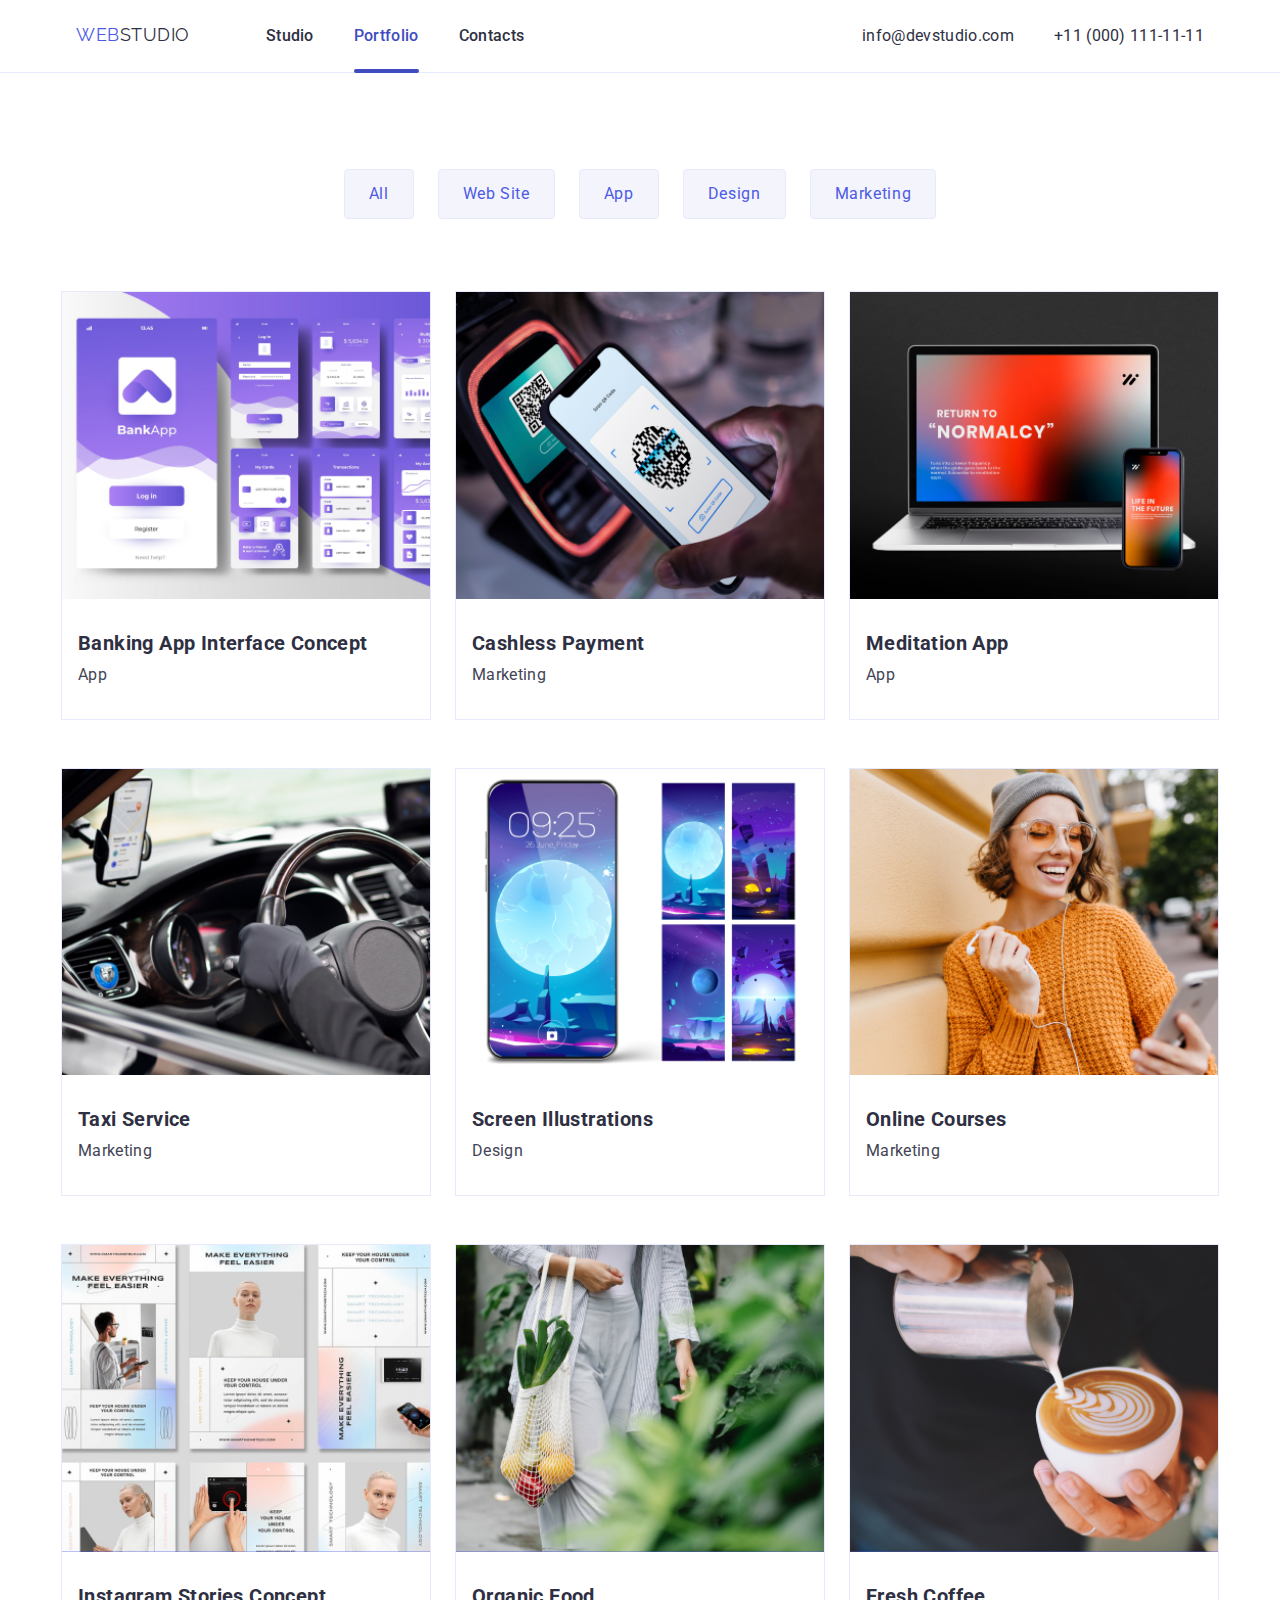
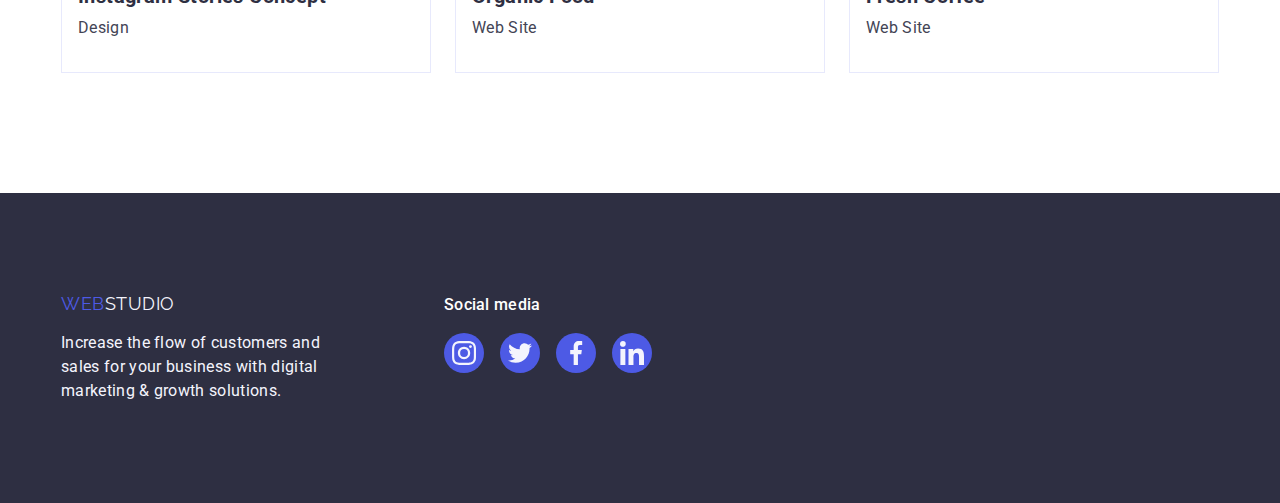
<file: portfolio.html>
<!DOCTYPE html>
<html lang="en">
    <head>
        <meta charset="UTF-8">
        <meta name="description" content="Homework 1">
        <title>Portfolio</title>
        <link rel="stylesheet" href="https://cdnjs.cloudflare.com/ajax/libs/modern-normalize/1.0.0/modern-normalize.min.css">
        <link rel="stylesheet" href="./css/styles.css">
        <link rel="preconnect" href="https://fonts.googleapis.com">
        <link rel="preconnect" href="https://fonts.gstatic.com" crossorigin>
        <link href="https://fonts.googleapis.com/css2?family=Raleway:wght@800&family=Roboto:wght@400;500;700;900&display=swap" rel="stylesheet">
    </head>
    <body>
        <!-- Page header -->
        <header class="main-header-menu">
            <div class="container main-header-container">
                <nav class="nav-menu">
                    <a class="logo" href="/goit-markup-hw-01/"><span>WEB</span>STUDIO</a>
                    <ul class="nav-list">
                        <li class="nav-list-item">
                            <a class="nav-list-link" href="./index.html">Studio</a>
                        </li>
                        <li class="nav-list-item active">
                            <a class="nav-list-link" href="./portfolio.html">Portfolio</a>
                        </li>
                        <li class="nav-list-item">
                            <a class="nav-list-link" href="/contacts">Contacts</a>
                        </li>
                    </ul>
                </nav>
        
                <address class="address">
                    <ul class="address-list">
                        <li class="address-list-item"><a class="address-list-link"
                                href="mailto:info@devstudio.com">info@devstudio.com</a></li>
                        <li class="address-list-item"><a class="address-list-link" href="tel:+110001111111">+11 (000)
                                111-11-11</a></li>
                    </ul>
                </address>
            </div>
        </header>

        <!-- Unique page content -->
        <main>
            <section class="portfolio-buttons">
                <div class="container section-container">
                    <h2 class="section-title-header" hidden>Portfolio</h2>
                    <ul class="portfolio-buttons-list">
                        <li class="portfolio-buttons-items"><button class="portfolio-buttons-cta" type="button">All</button></li>
                        <li class="portfolio-buttons-items"><button class="portfolio-buttons-cta" type="button">Web Site</button></li>
                        <li class="portfolio-buttons-items"><button class="portfolio-buttons-cta" type="button">App</button></li>
                        <li class="portfolio-buttons-items"><button class="portfolio-buttons-cta" type="button">Design</button></li>
                        <li class="portfolio-buttons-items"><button class="portfolio-buttons-cta" type="button">Marketing</button></li>
                    </ul>
                </div>
                
            </section>

            <section class="portfolio-images">
                <div class="container portfolio-container">
                    <h2 class="section-title-header" hidden>Portfolio Images</h2>
                    <ul class="portfolio-images-list">
                        <li class="portfolio-images-items">
                            <figure class="portfolio-card">
                                <img class="porfolio-images-img" src="./images/img-1.jpg" alt="Banking App Interface Concept" width="360" height="300">
                                <figcaption class="portfolio-card-caption">
                                    14 Stylish and User-Friendly App Design Concepts · Task Manager App · Calorie Tracker App · Exotic Fruit Ecommerce App ·
                                    Cloud Storage App
                                </figcaption>
                            </figure>
                            <div class="portfolio-images-details">
                                <h3 class="portfolio-images-title">Banking App Interface Concept</h3>
                                <p class="portfolio-images-description">App</p>
                            </div>
                        </li>
                        <li class="portfolio-images-items">
                            <figure class="portfolio-card">
                                <img class="porfolio-images-img" src="./images/img-2.jpg" alt="Cashless Payment" width="360" height="300">
                                <figcaption class="portfolio-card-caption">
                                    14 Stylish and User-Friendly App Design Concepts · Task Manager App · Calorie Tracker App · Exotic Fruit Ecommerce App ·
                                    Cloud Storage App
                                </figcaption>
                            </figure>
                            <div class="portfolio-images-details">
                               <h3 class="portfolio-images-title">Cashless Payment</h3>
                               <p class="portfolio-images-description">Marketing</p>
                            </div>
                        </li>
                        <li class="portfolio-images-items">
                            <figure class="portfolio-card">
                                <img class="porfolio-images-img" src="./images/img-3.jpg" alt="Meditation App" width="360" height="300">
                                <figcaption class="portfolio-card-caption">
                                    14 Stylish and User-Friendly App Design Concepts · Task Manager App · Calorie Tracker App · Exotic Fruit Ecommerce App ·
                                    Cloud Storage App
                                </figcaption>
                            </figure>
                            <div class="portfolio-images-details">
                                <h3 class="portfolio-images-title">Meditation App</h3>
                                <p class="portfolio-images-description">App</p>
                            </div>
                        </li>
                        <li class="portfolio-images-items">
                            <figure class="portfolio-card">
                                <img class="porfolio-images-img" src="./images/img-4.jpg" alt="Taxi Service" width="360" height="300">
                                <figcaption class="portfolio-card-caption">
                                    14 Stylish and User-Friendly App Design Concepts · Task Manager App · Calorie Tracker App · Exotic Fruit Ecommerce App ·
                                    Cloud Storage App
                                </figcaption>
                            </figure>
                            <div class="portfolio-images-details">
                                <h3 class="portfolio-images-title">Taxi Service</h3>
                                <p class="portfolio-images-description">Marketing</p>
                            </div>
                        </li>
                        <li class="portfolio-images-items">
                            <figure class="portfolio-card">
                                <img class="porfolio-images-img" src="./images/img-5.jpg" alt="Screen Illustrations" width="360" height="300">
                                <figcaption class="portfolio-card-caption">
                                    14 Stylish and User-Friendly App Design Concepts · Task Manager App · Calorie Tracker App · Exotic Fruit Ecommerce App ·
                                    Cloud Storage App
                                </figcaption>
                            </figure>
                            <div class="portfolio-images-details">
                                <h3 class="portfolio-images-title">Screen Illustrations</h3>
                                <p class="portfolio-images-description">Design</p>
                            </div>
                        </li>
                        <li class="portfolio-images-items">
                            <figure class="portfolio-card">
                                <img class="porfolio-images-img" src="./images/img-6.jpg" alt="Online Courses" width="360" height="300">
                                <figcaption class="portfolio-card-caption">
                                    14 Stylish and User-Friendly App Design Concepts · Task Manager App · Calorie Tracker App · Exotic Fruit Ecommerce App ·
                                    Cloud Storage App
                                </figcaption>
                            </figure>
                            <div class="portfolio-images-details">
                                <h3 class="portfolio-images-title">Online Courses</h3>
                                <p class="portfolio-images-description">Marketing</p>
                            </div>
                        </li>
                        <li class="portfolio-images-items">
                            <figure class="portfolio-card">
                                <img class="porfolio-images-img" src="./images/img-7.jpg" alt="Instagram Stories Concept" width="360" height="300">
                                <figcaption class="portfolio-card-caption">
                                    14 Stylish and User-Friendly App Design Concepts · Task Manager App · Calorie Tracker App · Exotic Fruit Ecommerce App ·
                                    Cloud Storage App
                                </figcaption>
                            </figure>
                            <div class="portfolio-images-details">
                                <h3 class="portfolio-images-title">Instagram Stories Concept</h3>
                                <p class="portfolio-images-description">Design</p>
                            </div>
                        </li>
                        <li class="portfolio-images-items">
                            <figure class="portfolio-card">
                                <img class="porfolio-images-img" src="./images/img-8.jpg" alt="Organic Food" width="360" height="300">
                                <figcaption class="portfolio-card-caption">
                                    14 Stylish and User-Friendly App Design Concepts · Task Manager App · Calorie Tracker App · Exotic Fruit Ecommerce App ·
                                    Cloud Storage App
                                </figcaption>
                            </figure>
                            <div class="portfolio-images-details">
                                <h3 class="portfolio-images-title">Organic Food</h3>
                                <p class="portfolio-images-description">Web Site</p>
                            </div>
                        </li>
                        <li class="portfolio-images-items">
                            <figure class="portfolio-card">
                                <img class="porfolio-images-img" src="./images/img-9.jpg" alt="Fresh Coffee" width="360" height="300">
                                <figcaption class="portfolio-card-caption">
                                    14 Stylish and User-Friendly App Design Concepts · Task Manager App · Calorie Tracker App · Exotic Fruit Ecommerce App ·
                                    Cloud Storage App
                                </figcaption>
                            </figure>
                            <div class="portfolio-images-details">
                                <h3 class="portfolio-images-title">Fresh Coffee</h3>
                                <p class="portfolio-images-description">Web Site</p>
                            </div>
                        </li>
                    </ul>
                </div>
            </section>
        </main>

        <!-- Page footer -->
        <footer class="section-footer">
            <div class="container footer-container">
                <div class="footer-container-logo">
                    <a class="logo" href="/goit-markup-hw-01/"><span>WEB</span>STUDIO</a>
                    <p class="footer-description">Increase the flow of customers and <br>sales for your business with digital
                        <br>marketing
                        & growth solutions.</p>
                </div>
        
                <div class="footer-icons">
                    <p class="footer-link">Social media</p>
                    <ul class="footer-link-lists">
                        <li class="footer-link-list-items">
                            <a href="#" class="footer-link-list-item icon-instagram">
                                <svg class="footer-link-list-icon">
                                    <use href="images/icons.svg#icon-instagram" />
                                </svg>
                            </a>
                        </li>
                        <li class="footer-link-list-items">
                            <a href="#" class="footer-link-list-item icon-twitter">
                                <svg class="footer-link-list-icon">
                                    <use href="images/icons.svg#icon-twitter" />
                                </svg>
                            </a>
                        </li>
                        <li class="footer-link-list-items">
                            <a href="#" class="footer-link-list-item icon-facebook">
                                <svg class="footer-link-list-icon">
                                    <use href="images/icons.svg#icon-facebook" />
                                </svg>
                            </a>
                        </li>
                        <li class="footer-link-list-items">
                            <a href="#" class="footer-link-list-item icon-linkedin">
                                <svg class="footer-link-list-icon">
                                    <use href="images/icons.svg#icon-linkedin" />
                                </svg>
                            </a>
                        </li>
                    </ul>
                </div>
            </div>
        </footer>
    </body>
</file>
<file: css/styles.css>
* {
    margin: 0;
    padding: 0;
    box-sizing: border-box;
}

:root {
    --iris: #4d5ae5;
    --navyblue: #2e2f42;
    --black: black;
    --ocean: #404bbf;
    --white: #ffffff;
    --slate: #434455;
    --cornflower: #e7e9fc;
    --cloud: #f4f4fd;
    --green: #31d0aa;
    --lightslate: #8e8f99;
    --navybluemodal: #2e2f4266;
    --grey: #2e2f42;
    --dairy: #fcfcfc;
}

body {
    font-family: 'Roboto', sans-serif;
    background-color: var(--white);
}

img {
    display: block;
    width: 100%;
    height: auto;
}

/* page header */

header {
    border-bottom: 1px solid var(--cornflower);
    background: var(--white);
    padding: 24px 0;
}

.logo {
    color: var(--navyblue);
    font-family: Raleway;
    font-size: 18px;
    line-height: 1.17em;
    letter-spacing: 0.54px;
    text-decoration: none;
    text-transform: uppercase;
}

.logo span {
    color: var(--iris);
    font-family: Raleway;
    font-size: 18px;
    line-height: 21px;
    letter-spacing: 0.54px;
}

.nav-menu {
    display: inline-flex;
    gap: 76px;
}

.nav-list-link {
    font-size: 16px;
    font-weight: 500;
    line-height: 1.5em;
    letter-spacing: 0.32px;
    display: flex;
    color: var(--navyblue);
    gap: 40px;
}

.nav-list-item {
    display: inline-block;
    position: relative;
}

.nav-list-item .nav-list-link,
.address-list-item .address-list-link,
.logo {
    list-style: none;
    text-decoration: none;
    color: var(--navyblue);
    transition: color 250ms cubic-bezier(0.4, 0, 0.2, 1);
}

.nav-list-link::after {
    content: '';
    width: 0;
    height: 4px;
    background-color: var(--ocean);
    border-radius: 2px;
    position: absolute;
    left: 0;
    bottom: -25px;
    transition: width 250ms cubic-bezier(0.4, 0, 0.2, 1);
}

.nav-list-item:hover .nav-list-link,
.nav-list-item:focus .nav-list-link {
    color: var(--ocean);
}

.nav-list-item:hover .nav-list-link::after {
    width: 100%;
    color: var(--ocean);
}

.nav-list-item.active .nav-list-link::after {
    width: 100%;
}

.nav-list-item.active .nav-list-link {
    color: var(--ocean);
}

.nav-list, .address-list {
    display: flex;
    gap: 40px;
}

.address-list-link {
    font-size: 16px;
    line-height: 24px;
    letter-spacing: 0.32px;
    font-style: normal;
}

.address-list-item {
    display: inline-block;
}

.address-list-item .address-list-link:hover,
.address-list-item .address-list-link:focus {
    color: var(--ocean);
}

.main-header-menu {
    border-bottom: 1px solid var(--cornflower);
    background: var(--white);
    display: flex;
}

.main-header-container {
    width: 1128px;
    padding: 0px 15px;
    margin-left: auto;
    margin-right: auto;
    display: flex;
    justify-content: space-between;
}

.container {
    width: 1158px;
    margin: 0 auto;
}


/* main content */

.hero {
    background: var(--navyblue);
    text-align: center;
    padding: 188px 0;
    background-image: linear-gradient(rgba(46, 47, 66, 0.7), rgba(46, 47, 66, 0.7)), 
                        url(../images/hero-bg.jpg);
    background-size: cover;
    background-repeat: no-repeat;
    background-position: center;
}

.hero-title {
    color: var(--white);
    text-align: center;
    font-size: 56px;
    line-height: 60px;
    letter-spacing: 1.12px;
    margin-bottom: 48px;
}

.hero-cta {
    padding: 16px 32px;
    border-radius: 4px;
    background: var(--iris);
    color: var(--white);
    font-size: 16px;
    line-height: 24px;
    letter-spacing: 0.64px;
    font-family: inherit;
    outline: none;
    border: unset;
    box-shadow: 0px 4px 4px 0px rgba(0, 0, 0, 0.15);
    cursor: pointer;
    transition: background-color 250ms cubic-bezier(0.4, 0, 0.2, 1);
}

.hero-cta:hover,
.hero-cta:focus {
    background-color: var(--ocean);
}

.section-title-header {
    color: var(--navyblue);
    text-align: center;
    font-size: 36px;
    line-height: 40px;
    letter-spacing: 0.72px;
    text-transform: capitalize;
    margin-bottom: 72px;
}

.features {
    padding: 120px 0;
}

.features-list {
    list-style: none;
    display: flex;
    gap: 24px;
}

.features-list-item-icon {
    display: flex;
    align-items: center;
    justify-content: center;
    width: 264px;
    height: 112px;
    background-color: var(--cloud);
    border-radius: 4px;
}

.features-list-item-icon svg {
    width: 64px;
    height: 64px;
}

.features-list-item-title {
    color: var(--navyblue);
    font-size: 20px;
    line-height: 24px;
    letter-spacing: 0.4px;
    width: 264px;
    margin: 8px 0;
}

.features-list-item-description {
    color: var(--slate);
    font-size: 16px;
    line-height: 24px;
    letter-spacing: 0.32px;
    width: 264px;
}

.features-list-images {
    list-style: none;
}

.service {
    padding: 0 0 120px;
}

.service-list {
    list-style-type: none;
    display: flex;
    gap: 24px
}

.team {
    background: var(--cloud);
    padding: 120px 0px;
}

.team-list {
    list-style-type: none;
    display: flex;
    gap: 24px;
}

.team-list-items {
    background: var(--white);
    border: 1px solid var(--cornflower);
    border-radius: 0px 0px 4px 4px;
    transition: box-shadow 250ms cubic-bezier(0.4, 0, 0.2, 1);
    box-shadow: 0px 2px 1px 0px rgba(46, 47, 66, 0.08), 
                0px 1px 1px 0px rgba(46, 47, 66, 0.16), 
                0px 1px 6px 0px rgba(46, 47, 66, 0.08);
}

.team-list-items:hover,
.team-list-items:focus {
    box-shadow: 0px 4px 2px 0px rgba(46, 47, 66, 0.08), 
                0px 2px 1px 0px rgba(46, 47, 66, 0.16), 
                0px 2px 7px 0px rgba(46, 47, 66, 0.08);
}

.team-description {
    padding: 32px 16px;
}

.team-list-name {
    color: var(--navyblue);
    text-align: center;
    font-size: 20px;
    line-height: 24px;
    letter-spacing: 0.4px;
    margin-bottom: 8px;
}

.team-list-position {
    color: var(--slate);
    text-align: center;
    font-size: 16px;
    line-height: 24px;
    letter-spacing: 0.32px;
    margin-bottom: 8px;
}

.social-media-links {
    list-style: none;
    display: flex;
    align-items: center;
    column-gap: 24px;
}

.social-media-link {
    display: flex;
    align-items: center;
    justify-content: center;
    width: 40px;
    height: 40px;
    background-color: var(--iris);
    border-radius: 20px;
    transition: background-color 250ms cubic-bezier(0.4, 0, 0.2, 1);
}

.social-media-link-icon {
    width: 16px;
    height: 16px;
}

.social-media-link:hover {
    background-color: var(--ocean);
}

.customers {
    padding: 120px 0;
}

.customer-logo {
    list-style: none;
    display: flex;
    align-items: center;
    column-gap: 24px;
}

.customer-logo-items {
    display: flex;
    align-items: center;
    border-radius: 4px;
    border: 1px solid var(--lightslate);
    width: 168px;
    height: 88px;
    justify-content: center;
    color: var(--lightslate);
    transition-property: color, border-color;
    transition-duration: 250ms;
    transition-timing-function: cubic-bezier(0.4, 0, 0.2, 1);
}

.customer-logo-link {
    padding: 16px 32px;
    color: var(--lightslate);
    transition: color 250ms cubic-bezier(0.4, 0, 0.2, 1);
}

.customer-logo-icon {
    width: 104px;
    height: 56px;
    align-items: center;
    fill: currentColor;
    transition: fill;
}

.customer-logo-items:hover {
    border-color: var(--ocean);
}

.customer-logo-items:hover .customer-logo-link {
    color: var(--ocean);
}


/* page footer */


.section-footer {
    background: var(--navyblue);
    padding: 100px 0;
    display: flex;
    align-items: center;
    justify-content: space-around;
}

.footer-container-logo {
    display: inline-flex;
    align-items: flex-start;
    flex-direction: column;
    justify-content: center;
    margin-right: 120px;
}

.footer-icons {
    display: inline-flex;
    align-items: flex-start;
    flex-direction: column;
    justify-content: center;
}

.footer-description {
    color: var(--cloud);
    font-size: 16px;
    line-height: 24px;
    letter-spacing: 0.32px;
}

.footer-container .logo {
    color: var(--cloud);
    font-family: Raleway;
    font-size: 18px;
    line-height: 21px;
    letter-spacing: 0.54px;
    margin-bottom: 17.5px;
}

.footer-link {
    color: var(--white);
    line-height: 24px;
    font-size: 16px;
    letter-spacing: 0.32px;
    font-weight: 500;
    margin-bottom: 16px;
}

.footer-link-lists {
    list-style: none;
    display: flex;
    column-gap: 16px;
    align-items: center;
}

.footer-link-list-items {
    display: flex;
    align-items: center;
    justify-content: center;
    width: 40px;
    height: 40px;
    background-color: var(--iris);
    border-radius: 20px;
    transition: background-color 250ms cubic-bezier(0.4, 0, 0.2, 1);
}

.footer-link-list-item {
    display: flex;
}

.footer-link-list-icon {
    width: 24px;
    height: 24px;
}

.footer-link-list-items:hover {
    background-color: var(--green);
}


/* portfolio page */


.portfolio-buttons {
    padding-top: 96px;
}

.portfolio-buttons-cta {
    list-style: none;
    border-radius: 4px;
    border: 1px solid var(--cornflower);
    background: var(--cloud);
    color: var(--iris);
    text-align: center;
    font-size: 16px;
    line-height: 24px;
    letter-spacing: 0.64px;
    font-family: inherit;
    outline: none;
    padding: 12px 24px;
    cursor: pointer;
    transition-property: background-color, border, box-shadow, color;
    transition-duration: 250ms;
    transition-timing-function: cubic-bezier(0.4, 0, 0.2, 1);
}

.portfolio-buttons-list {
    list-style: none;
    display: flex;
    gap: 24px;
    justify-content: center;
}

.portfolio-buttons-cta:hover,
.portfolio-buttons-cta:focus {
    background-color: var(--ocean);
    color: var(--white);
    border: 1px solid var(--ocean);
    box-shadow: 0px 2px 2px 0px rgba(0, 0, 0, 0.12), 
                0px 2px 1px 0px rgba(0, 0, 0, 0.08), 
                0px 3px 1px 0px rgba(0, 0, 0, 0.10);
}

.portfolio-images {
    padding: 72px 0 120px;
}

.portfolio-images-title {
    color: var(--navyblue);
    font-size: 20px;
    line-height: 24px;
    letter-spacing: 0.4px;
    margin-bottom: 8px;
}

.portfolio-images-details {
    padding: 32px 16px;
}

.portfolio-images-description {
    color: var(--slate);
    font-size: 16px;
    line-height: 24px;
    letter-spacing: 0.32px;
}

.portfolio-images-list {
    list-style: none;
    display: flex;
    flex-wrap: wrap;
    column-gap: 24px;
    row-gap: 48px;
}

.portfolio-images-items {
    width: calc((100% - 48px) / 3);
    border: 1px solid var(--cornflower);
    background: var(--white);
    transition-property: border, box-shadow;
    transition-duration: 250ms;
    transition-timing-function: cubic-bezier(0.4, 0, 0.2, 1);
}

.portfolio-images-items:hover,
.portfolio-images-items:focus {
    border: 1px solid var(--cloud);
    background: var(--white);
    box-shadow: 0px 2px 1px 0px rgba(46, 47, 66, 0.08), 
                0px 1px 1px 0px rgba(46, 47, 66, 0.16), 
                0px 1px 6px 0px rgba(46, 47, 66, 0.08);
}

.portfolio-card {
    position: relative;
    overflow: hidden;
}

.portfolio-card-caption {
    position: absolute;
    top: 0px;
    left: 0px;
    width: 100%;
    height: 100%;
    background-color: var(--iris);
    padding: 40px 32px 164px;
    color: var(--cloud);
    line-height: 24px;
    letter-spacing: 0.32px;
    text-align: left;
    align-items: center;
    display: flex;
    transition: transform 250ms cubic-bezier(0.4, 0, 0.2, 1);
    transform: translateY(100%);
}

.portfolio-images-items:hover .portfolio-card-caption {
    transform: translateY(0);
}

.modal {
    position: fixed;
    top: 0px;
    left: 0px;
    width: 100%;
    height: 100%;
    background: var(--navybluemodal);
    display: flex;
    justify-content: center;
    align-items: center;
    opacity: 1;
    pointer-events: auto;
    transition-property: visibility, opacity;
    transition-duration: 250ms;
    transition-timing-function: cubic-bezier(0.4, 0, 0.2, 1);
}
 
.modal.is-hidden {
    visibility: hidden;
    opacity: 0;
    pointer-events: none;
}

.modal.is-hidden .modal-content {
    transform: scale(0.5);
}

.modal-content {
    width: 408px;
    height: 584px;
    flex-shrink: 0;
    background: var(--dairy);
    border-radius: 4px;
    box-shadow: 0px 2px 1px 0px rgba(0, 0, 0, 0.20), 
                0px 1px 3px 0px rgba(0, 0, 0, 0.12), 
                0px 1px 1px 0px rgba(0, 0, 0, 0.14);
    position: relative;
    transform: none;
    transition: transform 250ms cubic-bezier(0.4, 0, 0.2, 1);
}

.modal-close-link {
    color: var(--navyblue);
    transition: color 250ms cubic-bezier(0.4, 0, 0.2, 1);
}

.modal-close-icon {
    width: 8px;
    height: 8px;
    stroke-width: 1px;
    stroke: rgba(0, 0, 0, 0.10);
    fill: currentColor;
    transition: fill 250ms cubic-bezier(0.4, 0, 0.2, 1);
}

.modal-close {
    display: flex;
    align-items: center;
    justify-content: center;
    background-color: var(--cornflower);
    border-radius: 50px;
    width: 30px;
    height: 30px;
    position: absolute;
    top: 24px;
    right: 24px;
    color: var(--navyblue);
    border: 1px solid rgba(0, 0, 0, 0.1);
    transition-property: background-color, border-color;
    transition-duration: 250ms;
    transition-timing-function: cubic-bezier(0.4, 0, 0.2, 1);
}

.modal-close:hover {
    background-color: var(--ocean);
    border-color: var(--ocean);
}

.modal-close:hover .modal-close-link {
    color: var(--white);
}
</file>
